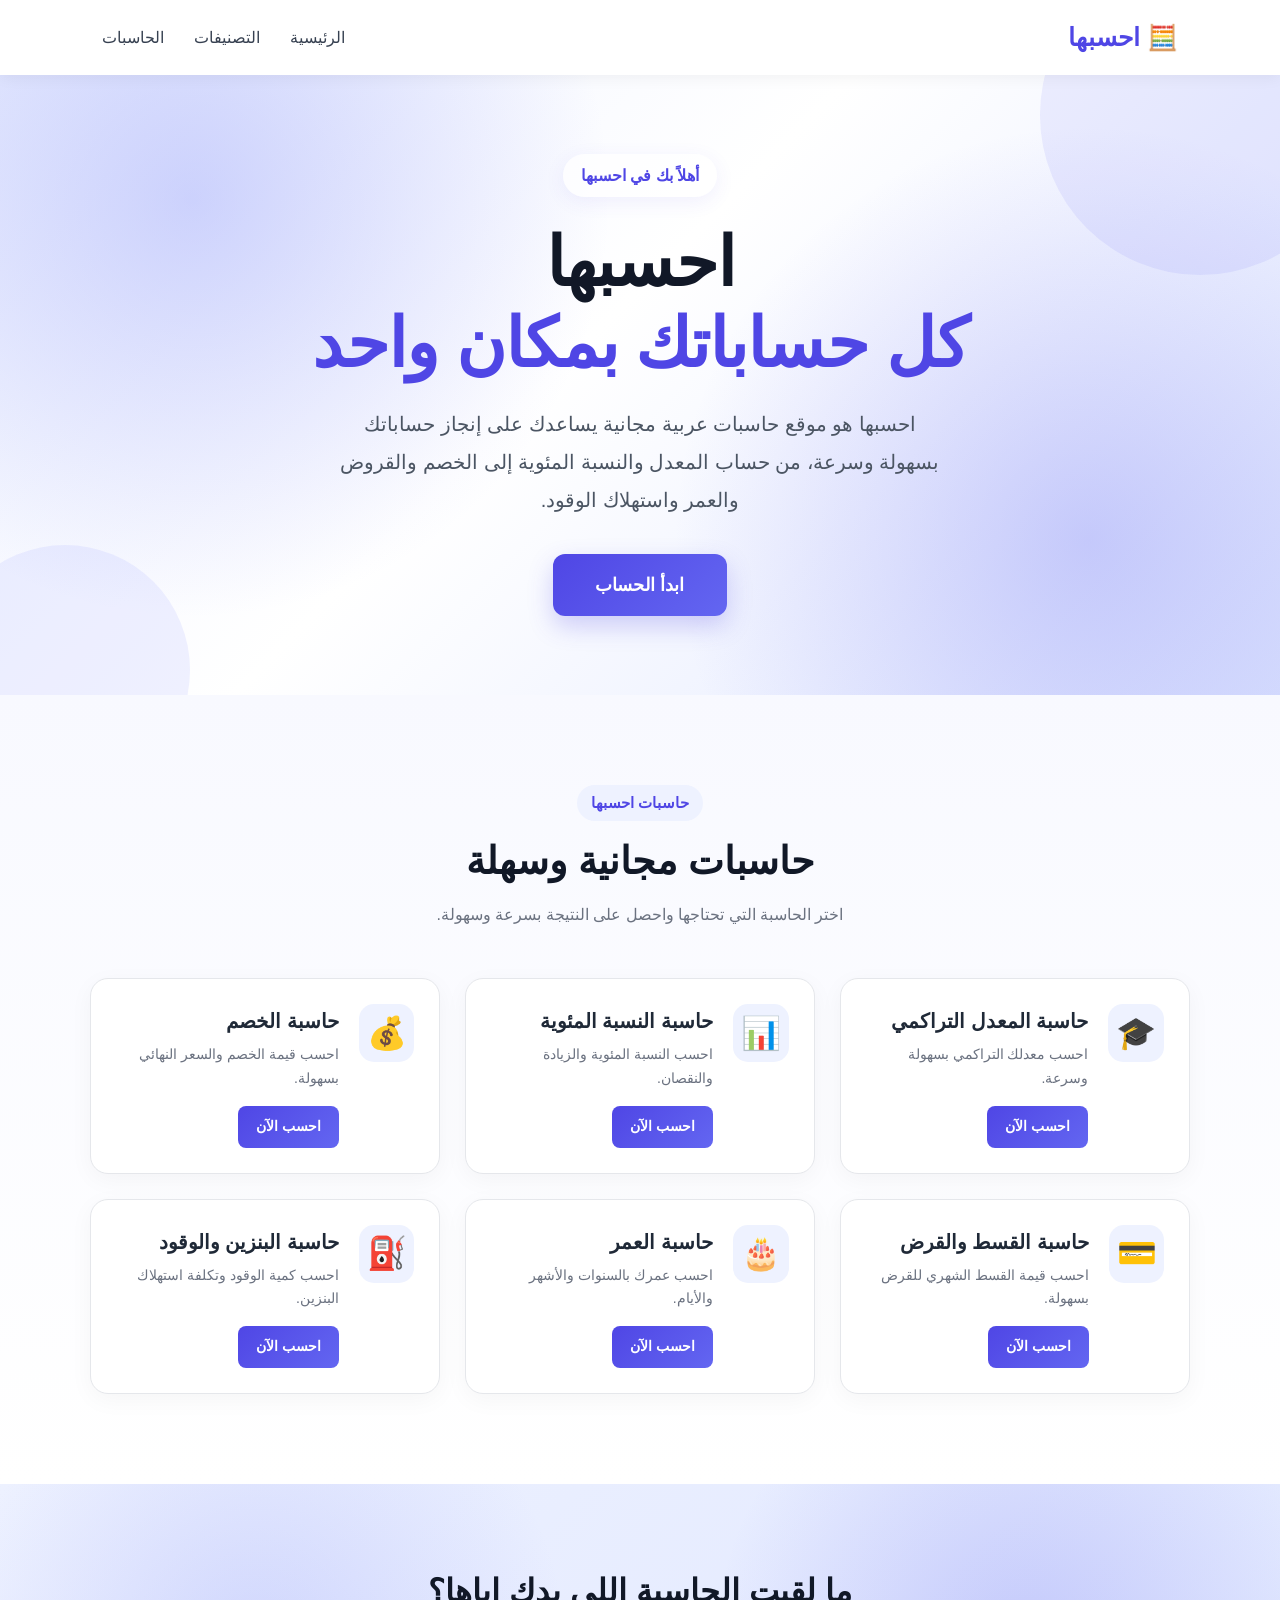
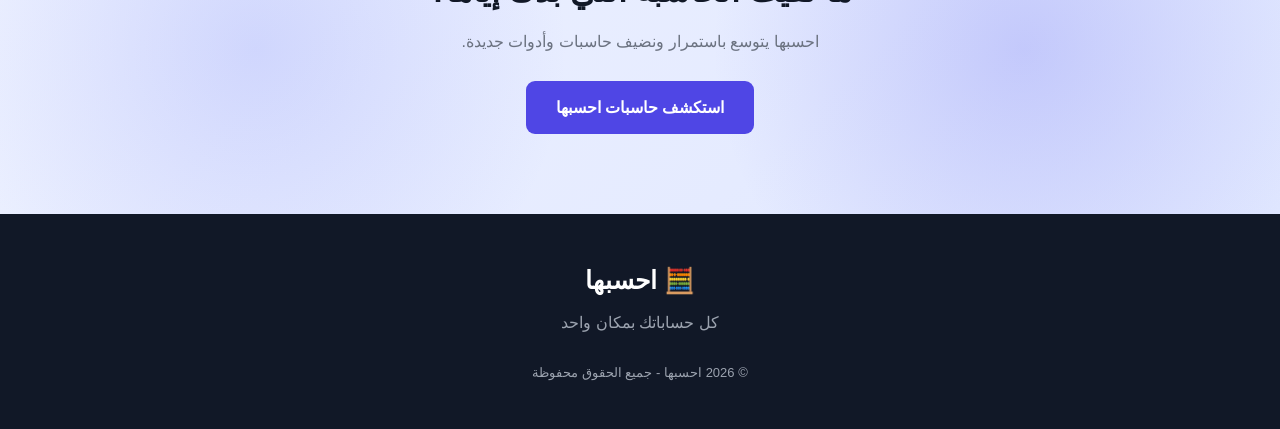
<file: index.html>
<!DOCTYPE html>

<html lang="ar" dir="rtl">

<head>
    <meta charset="UTF-8">


<meta name="viewport" content="width=device-width, initial-scale=1.0">

<!-- SEO -->
<title>احسبها | حاسبات مجانية لكل حساباتك</title>
<link rel="icon" type="image/jpeg" href="logo.jpg">
<meta name="description"
      content="احسبها موقع حاسبات مجانية باللغة العربية. احسب المعدل التراكمي، النسبة المئوية، الخصم، القروض، العمر، واستهلاك الوقود بسهولة وسرعة.">

<meta name="robots" content="index, follow">

<link rel="canonical"
      href="https://ahsebha.github.io/ahsebha/">

<!-- Open Graph -->
<meta property="og:title"
      content="احسبها | حاسبات مجانية لكل حساباتك">

<meta property="og:description"
      content="حاسبات عربية مجانية للمعدل، النسبة المئوية، الخصم، القروض، العمر والوقود.">

<meta property="og:url"
      content="https://ahsebha.github.io/ahsebha/">

<meta property="og:type"
      content="website">

<meta property="og:locale"
      content="ar_JO">

<link rel="stylesheet" href="style.css">


</head>

<body>

<!-- Header -->

<header>

    <a href="index.html"
       class="logo"
       aria-label="احسبها - الصفحة الرئيسية">
        🧮 احسبها
    </a>

    <nav aria-label="القائمة الرئيسية">
        <a href="#home">الرئيسية</a>
        <a href="#categories">التصنيفات</a>
        <a href="#calculators">الحاسبات</a>
    </nav>

</header>


<!-- Main Content -->

<main>

    <!-- Hero -->

    <section class="hero" id="home">

        <div class="hero-content">

            <span class="hero-small">
                أهلاً بك في احسبها
            </span>

            <h1>
                احسبها
                <br>
                <strong>كل حساباتك بمكان واحد</strong>
            </h1>

            <p>
                احسبها هو موقع حاسبات عربية مجانية يساعدك
                على إنجاز حساباتك بسهولة وسرعة، من حساب
                المعدل والنسبة المئوية إلى الخصم والقروض
                والعمر واستهلاك الوقود.
            </p>

            <a href="#calculators" class="main-button">
                ابدأ الحساب
            </a>

        </div>

    </section>


    <!-- Calculators -->

    <section class="calculators"
             id="calculators"
             aria-labelledby="calculators-title">

        <div class="section-title">

            <span>حاسبات احسبها</span>

            <h2 id="calculators-title">
                حاسبات مجانية وسهلة
            </h2>

            <p>
                اختر الحاسبة التي تحتاجها واحصل على النتيجة
                بسرعة وسهولة.
            </p>

        </div>


        <div class="calculator-grid">


            <!-- GPA -->

            <div class="calculator-card" id="students">

                <div class="calculator-icon">
                    🎓
                </div>

                <div>

                    <h3>
                        حاسبة المعدل التراكمي
                    </h3>

                    <p>
                        احسب معدلك التراكمي بسهولة وسرعة.
                    </p>

                    <a href="gpa.html"
                       class="calculator-link"
                       aria-label="فتح حاسبة المعدل التراكمي">
                        احسب الآن
                    </a>

                </div>

            </div>


            <!-- Percentage -->

            <div class="calculator-card">

                <div class="calculator-icon">
                    📊
                </div>

                <div>

                    <h3>
                        حاسبة النسبة المئوية
                    </h3>

                    <p>
                        احسب النسبة المئوية والزيادة والنقصان.
                    </p>

                    <a href="percentage.html"
                       class="calculator-link"
                       aria-label="فتح حاسبة النسبة المئوية">
                        احسب الآن
                    </a>

                </div>

            </div>


            <!-- Discount -->

            <div class="calculator-card" id="money">

                <div class="calculator-icon">
                    💰
                </div>

                <div>

                    <h3>
                        حاسبة الخصم
                    </h3>

                    <p>
                        احسب قيمة الخصم والسعر النهائي بسهولة.
                    </p>

                    <a href="discount.html"
                       class="calculator-link"
                       aria-label="فتح حاسبة الخصم">
                        احسب الآن
                    </a>

                </div>

            </div>


            <!-- Loan -->

            <div class="calculator-card">

                <div class="calculator-icon">
                    💳
                </div>

                <div>

                    <h3>
                        حاسبة القسط والقرض
                    </h3>

                    <p>
                        احسب قيمة القسط الشهري للقرض بسهولة.
                    </p>

                    <a href="loan.html"
                       class="calculator-link"
                       aria-label="فتح حاسبة القسط والقرض">
                        احسب الآن
                    </a>

                </div>

            </div>


            <!-- Age -->

            <div class="calculator-card" id="daily">

                <div class="calculator-icon">
                    🎂
                </div>

                <div>

                    <h3>
                        حاسبة العمر
                    </h3>

                    <p>
                        احسب عمرك بالسنوات والأشهر والأيام.
                    </p>

                    <a href="age.html"
                       class="calculator-link"
                       aria-label="فتح حاسبة العمر">
                        احسب الآن
                    </a>

                </div>

            </div>


            <!-- Fuel -->

            <div class="calculator-card" id="cars">

                <div class="calculator-icon">
                    ⛽
                </div>

                <div>

                    <h3>
                        حاسبة البنزين والوقود
                    </h3>

                    <p>
                        احسب كمية الوقود وتكلفة استهلاك البنزين.
                    </p>

                    <a href="fuel.html"
                       class="calculator-link"
                       aria-label="فتح حاسبة البنزين والوقود">
                        احسب الآن
                    </a>

                </div>

            </div>

        </div>

    </section>


    <!-- CTA -->

    <section class="cta"
             aria-labelledby="cta-title">

        <h2 id="cta-title">
            ما لقيت الحاسبة اللي بدك إياها؟
        </h2>

        <p>
            احسبها يتوسع باستمرار ونضيف حاسبات وأدوات جديدة.
        </p>

        <a href="#calculators">
            استكشف حاسبات احسبها
        </a>

    </section>

</main>


<!-- Footer -->

<footer>

    <div class="footer-logo">
        🧮 احسبها
    </div>

    <p>
        كل حساباتك بمكان واحد
    </p>

    <p class="copyright">
        © 2026 احسبها - جميع الحقوق محفوظة
    </p>

</footer>


<script src="script.js"></script>


</body>

</html>
</file>
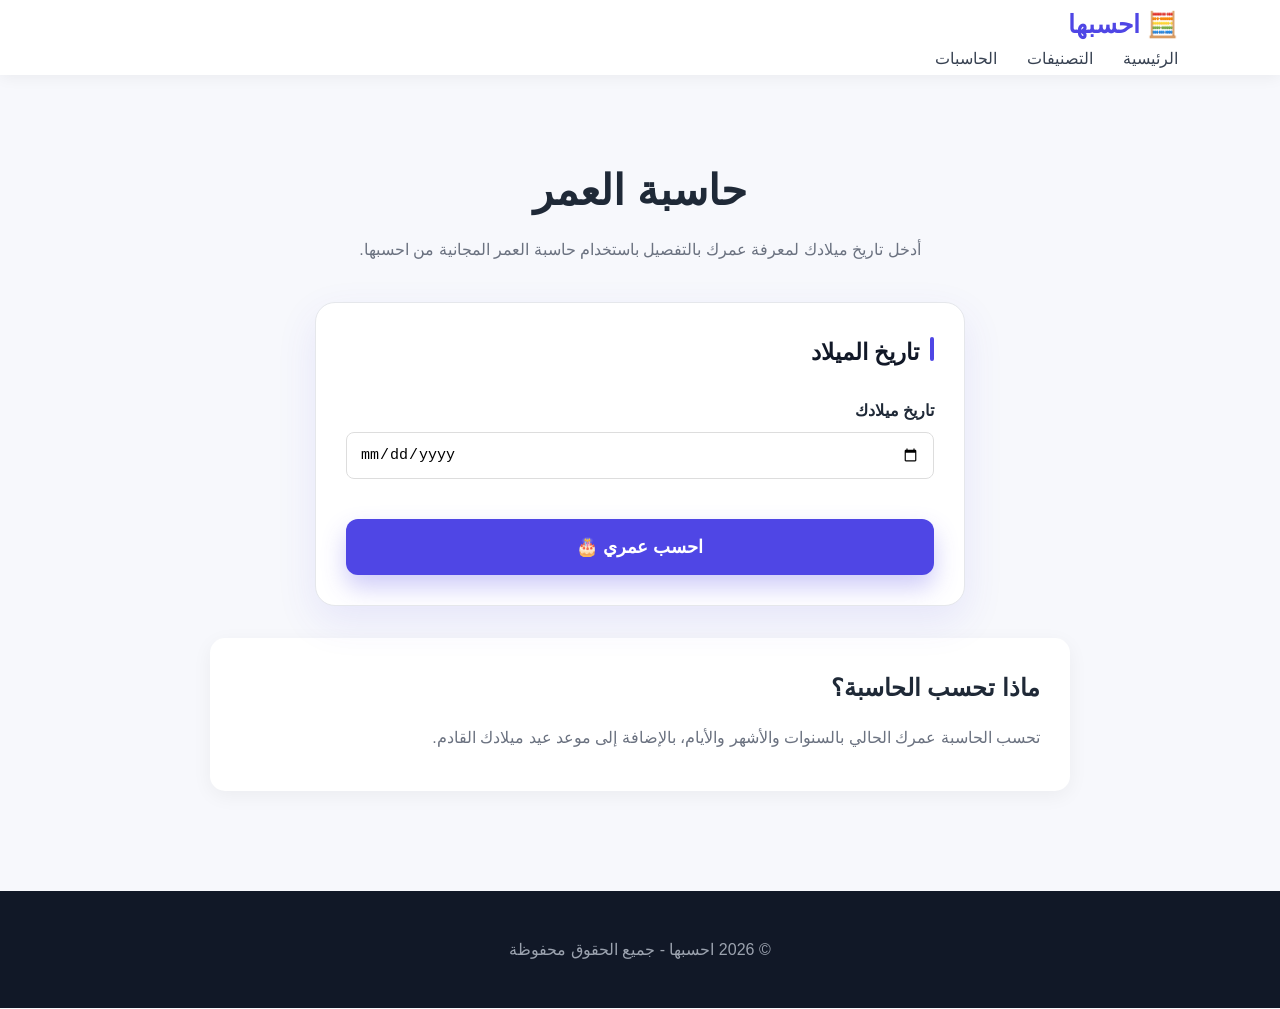
<file: age.html>
<!DOCTYPE html>

<html lang="ar" dir="rtl">

<head>

<meta charset="UTF-8">

<meta name="viewport" content="width=device-width, initial-scale=1.0">

<!-- SEO -->
<title>حاسبة العمر | احسبها</title>

<meta name="description"
      content="احسب عمرك بدقة بالسنوات والأشهر والأيام مع حاسبة العمر المجانية من احسبها، واعرف موعد عيد ميلادك القادم.">

<meta name="robots" content="index, follow">

<link rel="canonical"
      href="https://ahsebha.github.io/ahsebha/age.html">

<!-- Open Graph -->
<meta property="og:title"
      content="حاسبة العمر | احسبها">

<meta property="og:description"
      content="حاسبة مجانية لحساب العمر بالسنوات والأشهر والأيام ومعرفة موعد عيد الميلاد القادم.">

<meta property="og:url"
      content="https://ahsebha.github.io/ahsebha/age.html">

<meta property="og:type"
      content="website">

<meta property="og:locale"
      content="ar_JO">

<link rel="stylesheet" href="style.css">

</head>

<body>

<header>

<div class="container nav-container">

    <div class="logo">
        🧮 احسبها
    </div>

    <nav aria-label="القائمة الرئيسية">

        <a href="index.html">
            الرئيسية
        </a>

        <a href="index.html#categories">
            التصنيفات
        </a>

        <a href="index.html#calculators">
            الحاسبات
        </a>

    </nav>

</div>

</header>

<main class="calculator-page">

<div class="container">

    <div class="calculator-heading">

        <h1>
            حاسبة العمر
        </h1>

        <p>
            أدخل تاريخ ميلادك لمعرفة عمرك بالتفصيل باستخدام
            حاسبة العمر المجانية من احسبها.
        </p>

    </div>


    <div class="gpa-box age-box">

        <h2>
            تاريخ الميلاد
        </h2>

        <div class="input-group">

            <label for="birthDate">
                تاريخ ميلادك
            </label>

            <input
                type="date"
                id="birthDate"
            >

        </div>


        <button
            class="calculate-button"
            onclick="calculateAge()"
        >
            احسب عمري 🎂
        </button>


        <div
            id="ageResult"
            class="result"
            style="display:none;"
        ></div>

    </div>


    <div class="info-box">

        <h2>
            ماذا تحسب الحاسبة؟
        </h2>

        <p>
            تحسب الحاسبة عمرك الحالي بالسنوات والأشهر والأيام،
            بالإضافة إلى موعد عيد ميلادك القادم.
        </p>

    </div>

</div>

</main>

<footer>

<div class="container">

    <p>
        © 2026 احسبها - جميع الحقوق محفوظة
    </p>

</div>

</footer>

<script src="script.js"></script>

</body>

</html>
</file>
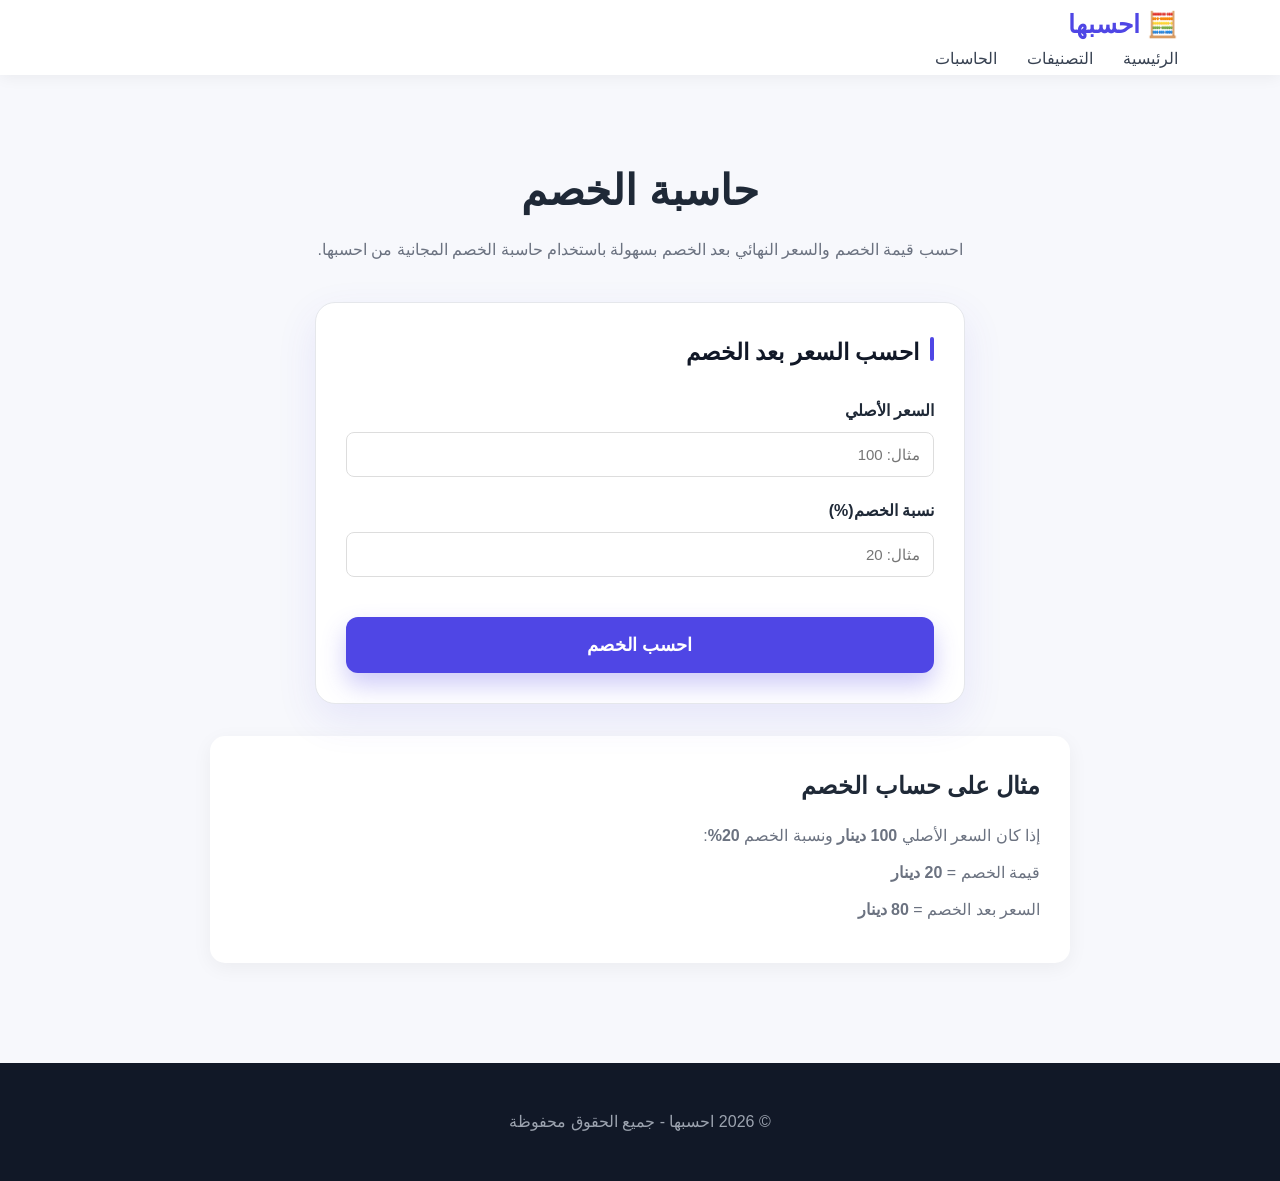
<file: discount.html>
<!DOCTYPE html>

<html lang="ar" dir="rtl">

<head>
<meta charset="UTF-8">

<meta name="viewport" content="width=device-width, initial-scale=1.0">

<!-- SEO -->
<title>حاسبة الخصم | احسبها</title>

<meta name="description"
      content="احسب قيمة الخصم والسعر النهائي بعد الخصم بسهولة مع حاسبة الخصم المجانية من احسبها. أدخل السعر الأصلي ونسبة الخصم لمعرفة السعر الجديد.">

<meta name="robots" content="index, follow">

<link rel="canonical"
      href="https://ahsebha.github.io/ahsebha/discount.html">

<!-- Open Graph -->
<meta property="og:title"
      content="حاسبة الخصم | احسبها">

<meta property="og:description"
      content="حاسبة مجانية لحساب قيمة الخصم والسعر النهائي بعد الخصم بسهولة.">

<meta property="og:url"
      content="https://ahsebha.github.io/ahsebha/discount.html">

<meta property="og:type"
      content="website">

<meta property="og:locale"
      content="ar_JO">

<link rel="stylesheet" href="style.css">

</head>

<body>

<header>

<div class="container nav-container">

    <div class="logo">
        🧮 احسبها
    </div>

    <nav aria-label="القائمة الرئيسية">

        <a href="index.html">
            الرئيسية
        </a>

        <a href="index.html#categories">
            التصنيفات
        </a>

        <a href="index.html#calculators">
            الحاسبات
        </a>

    </nav>

</div>

</header>

<main class="calculator-page">

<div class="container">

    <div class="calculator-heading">

        <h1>
            حاسبة الخصم
        </h1>

        <p>
            احسب قيمة الخصم والسعر النهائي بعد الخصم بسهولة
            باستخدام حاسبة الخصم المجانية من احسبها.
        </p>

    </div>


    <div class="gpa-box discount-box">

        <h2>
            احسب السعر بعد الخصم
        </h2>

        <div class="input-group">

            <label for="originalPrice">
                السعر الأصلي
            </label>

            <input
                type="number"
                id="originalPrice"
                placeholder="مثال: 100"
                min="0"
                step="0.01"
            >

        </div>


        <div class="input-group">

            <label for="discountPercent">
                نسبة الخصم(%)
            </label>

            <input
                type="number"
                id="discountPercent"
                placeholder="مثال: 20"
                min="0"
                max="100"
                step="0.01"
            >

        </div>


        <button
            class="calculate-button"
            onclick="calculateDiscount()"
        >
            احسب الخصم
        </button>


        <div
            id="discountResult"
            class="result"
            style="display:none;"
        ></div>

    </div>


    <!-- شرح الحاسبة -->

    <div class="info-box">

        <h2>
            مثال على حساب الخصم
        </h2>

        <p>
            إذا كان السعر الأصلي
            <strong>100 دينار</strong>
            ونسبة الخصم
            <strong>20%</strong>:
        </p>

        <p>
            قيمة الخصم =
            <strong>20 دينار</strong>
        </p>

        <p>
            السعر بعد الخصم =
            <strong>80 دينار</strong>
        </p>

    </div>

</div>

</main>

<footer>


<div class="container">

    <p>
        © 2026 احسبها - جميع الحقوق محفوظة
    </p>

</div>


</footer>

<script src="script.js"></script>

</body>

</html>
</file>
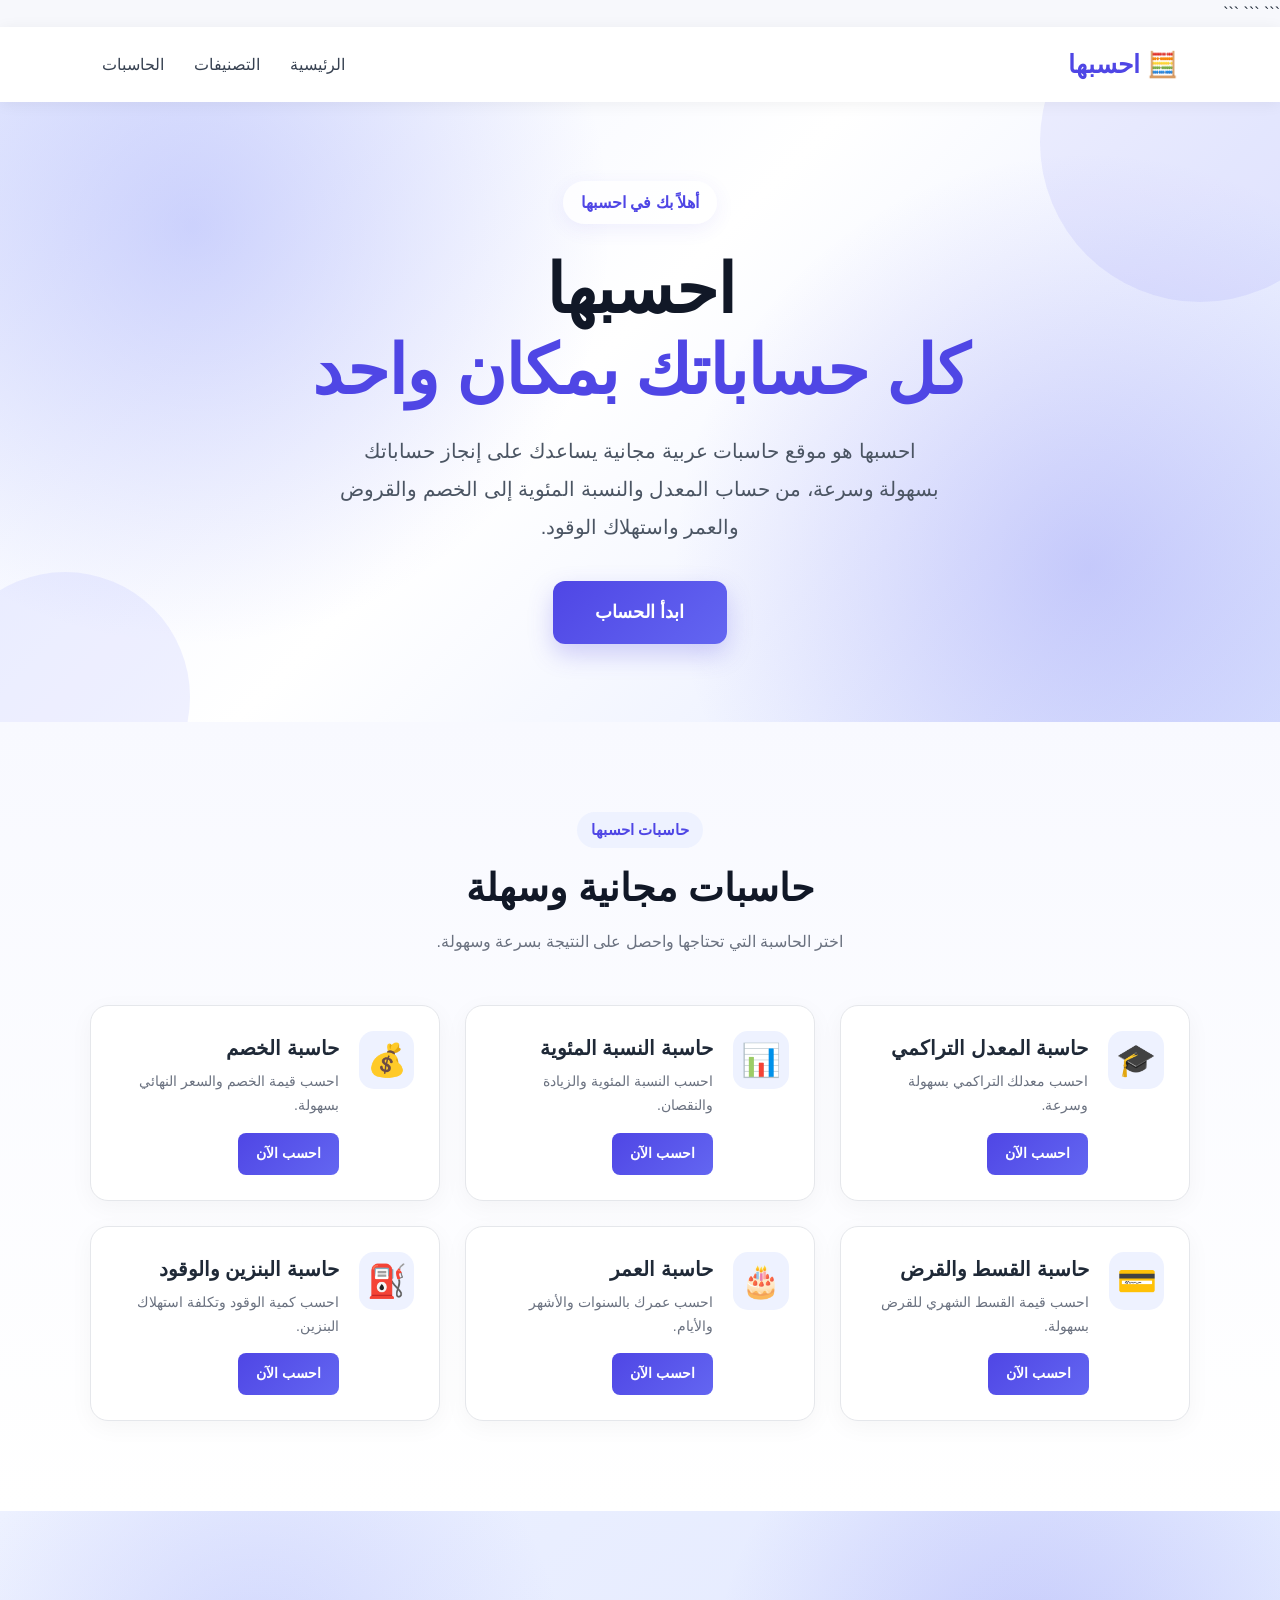
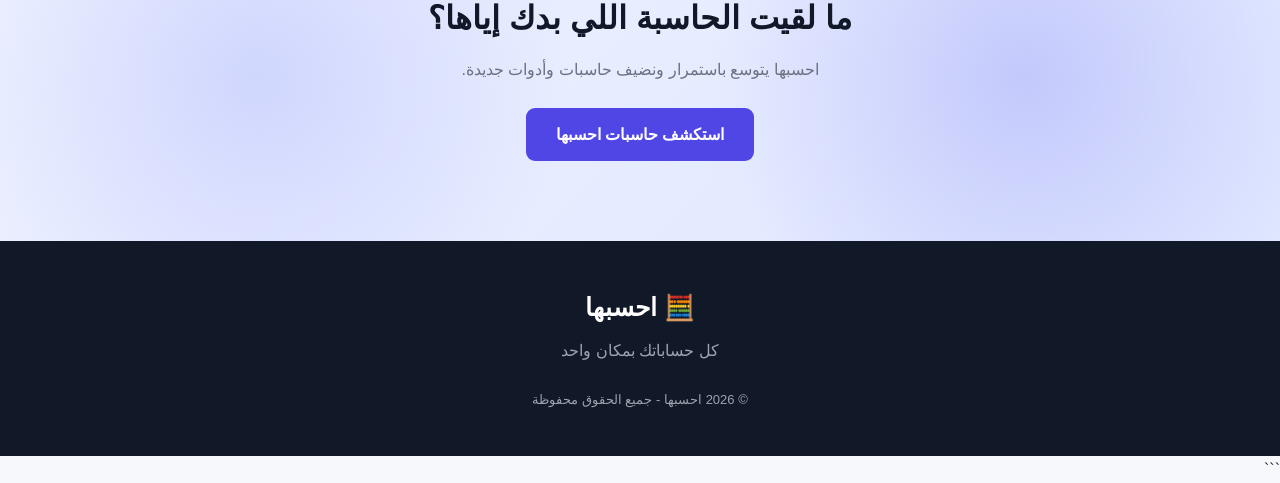
<file: filel1.html>
<!DOCTYPE html>

<html lang="ar" dir="rtl">

<head>
    <meta charset="UTF-8">

```
<meta name="viewport" content="width=device-width, initial-scale=1.0">

<!-- SEO -->
<title>احسبها | حاسبات مجانية لكل حساباتك</title>

<meta name="description"
      content="احسبها موقع حاسبات مجانية باللغة العربية. احسب المعدل التراكمي، النسبة المئوية، الخصم، القروض، العمر، واستهلاك الوقود بسهولة وسرعة.">

<meta name="robots" content="index, follow">

<link rel="canonical"
      href="https://ahsebha.github.io/ahsebha/">

<!-- Open Graph -->
<meta property="og:title"
      content="احسبها | حاسبات مجانية لكل حساباتك">

<meta property="og:description"
      content="حاسبات عربية مجانية للمعدل، النسبة المئوية، الخصم، القروض، العمر والوقود.">

<meta property="og:url"
      content="https://ahsebha.github.io/ahsebha/">

<meta property="og:type"
      content="website">

<meta property="og:locale"
      content="ar_JO">

<link rel="stylesheet" href="style.css">
```

</head>

<body>

```
<!-- Header -->

<header>

    <a href="index.html"
       class="logo"
       aria-label="احسبها - الصفحة الرئيسية">
        🧮 احسبها
    </a>

    <nav aria-label="القائمة الرئيسية">
        <a href="#home">الرئيسية</a>
        <a href="#categories">التصنيفات</a>
        <a href="#calculators">الحاسبات</a>
    </nav>

</header>


<!-- Main Content -->

<main>

    <!-- Hero -->

    <section class="hero" id="home">

        <div class="hero-content">

            <span class="hero-small">
                أهلاً بك في احسبها
            </span>

            <h1>
                احسبها
                <br>
                <strong>كل حساباتك بمكان واحد</strong>
            </h1>

            <p>
                احسبها هو موقع حاسبات عربية مجانية يساعدك
                على إنجاز حساباتك بسهولة وسرعة، من حساب
                المعدل والنسبة المئوية إلى الخصم والقروض
                والعمر واستهلاك الوقود.
            </p>

            <a href="#calculators" class="main-button">
                ابدأ الحساب
            </a>

        </div>

    </section>


    <!-- Calculators -->

    <section class="calculators"
             id="calculators"
             aria-labelledby="calculators-title">

        <div class="section-title">

            <span>حاسبات احسبها</span>

            <h2 id="calculators-title">
                حاسبات مجانية وسهلة
            </h2>

            <p>
                اختر الحاسبة التي تحتاجها واحصل على النتيجة
                بسرعة وسهولة.
            </p>

        </div>


        <div class="calculator-grid">


            <!-- GPA -->

            <div class="calculator-card" id="students">

                <div class="calculator-icon">
                    🎓
                </div>

                <div>

                    <h3>
                        حاسبة المعدل التراكمي
                    </h3>

                    <p>
                        احسب معدلك التراكمي بسهولة وسرعة.
                    </p>

                    <a href="gpa.html"
                       class="calculator-link"
                       aria-label="فتح حاسبة المعدل التراكمي">
                        احسب الآن
                    </a>

                </div>

            </div>


            <!-- Percentage -->

            <div class="calculator-card">

                <div class="calculator-icon">
                    📊
                </div>

                <div>

                    <h3>
                        حاسبة النسبة المئوية
                    </h3>

                    <p>
                        احسب النسبة المئوية والزيادة والنقصان.
                    </p>

                    <a href="percentage.html"
                       class="calculator-link"
                       aria-label="فتح حاسبة النسبة المئوية">
                        احسب الآن
                    </a>

                </div>

            </div>


            <!-- Discount -->

            <div class="calculator-card" id="money">

                <div class="calculator-icon">
                    💰
                </div>

                <div>

                    <h3>
                        حاسبة الخصم
                    </h3>

                    <p>
                        احسب قيمة الخصم والسعر النهائي بسهولة.
                    </p>

                    <a href="discount.html"
                       class="calculator-link"
                       aria-label="فتح حاسبة الخصم">
                        احسب الآن
                    </a>

                </div>

            </div>


            <!-- Loan -->

            <div class="calculator-card">

                <div class="calculator-icon">
                    💳
                </div>

                <div>

                    <h3>
                        حاسبة القسط والقرض
                    </h3>

                    <p>
                        احسب قيمة القسط الشهري للقرض بسهولة.
                    </p>

                    <a href="loan.html"
                       class="calculator-link"
                       aria-label="فتح حاسبة القسط والقرض">
                        احسب الآن
                    </a>

                </div>

            </div>


            <!-- Age -->

            <div class="calculator-card" id="daily">

                <div class="calculator-icon">
                    🎂
                </div>

                <div>

                    <h3>
                        حاسبة العمر
                    </h3>

                    <p>
                        احسب عمرك بالسنوات والأشهر والأيام.
                    </p>

                    <a href="age.html"
                       class="calculator-link"
                       aria-label="فتح حاسبة العمر">
                        احسب الآن
                    </a>

                </div>

            </div>


            <!-- Fuel -->

            <div class="calculator-card" id="cars">

                <div class="calculator-icon">
                    ⛽
                </div>

                <div>

                    <h3>
                        حاسبة البنزين والوقود
                    </h3>

                    <p>
                        احسب كمية الوقود وتكلفة استهلاك البنزين.
                    </p>

                    <a href="fuel.html"
                       class="calculator-link"
                       aria-label="فتح حاسبة البنزين والوقود">
                        احسب الآن
                    </a>

                </div>

            </div>

        </div>

    </section>


    <!-- CTA -->

    <section class="cta"
             aria-labelledby="cta-title">

        <h2 id="cta-title">
            ما لقيت الحاسبة اللي بدك إياها؟
        </h2>

        <p>
            احسبها يتوسع باستمرار ونضيف حاسبات وأدوات جديدة.
        </p>

        <a href="#calculators">
            استكشف حاسبات احسبها
        </a>

    </section>

</main>


<!-- Footer -->

<footer>

    <div class="footer-logo">
        🧮 احسبها
    </div>

    <p>
        كل حساباتك بمكان واحد
    </p>

    <p class="copyright">
        © 2026 احسبها - جميع الحقوق محفوظة
    </p>

</footer>


<script src="script.js"></script>
```

</body>

</html>
</file>
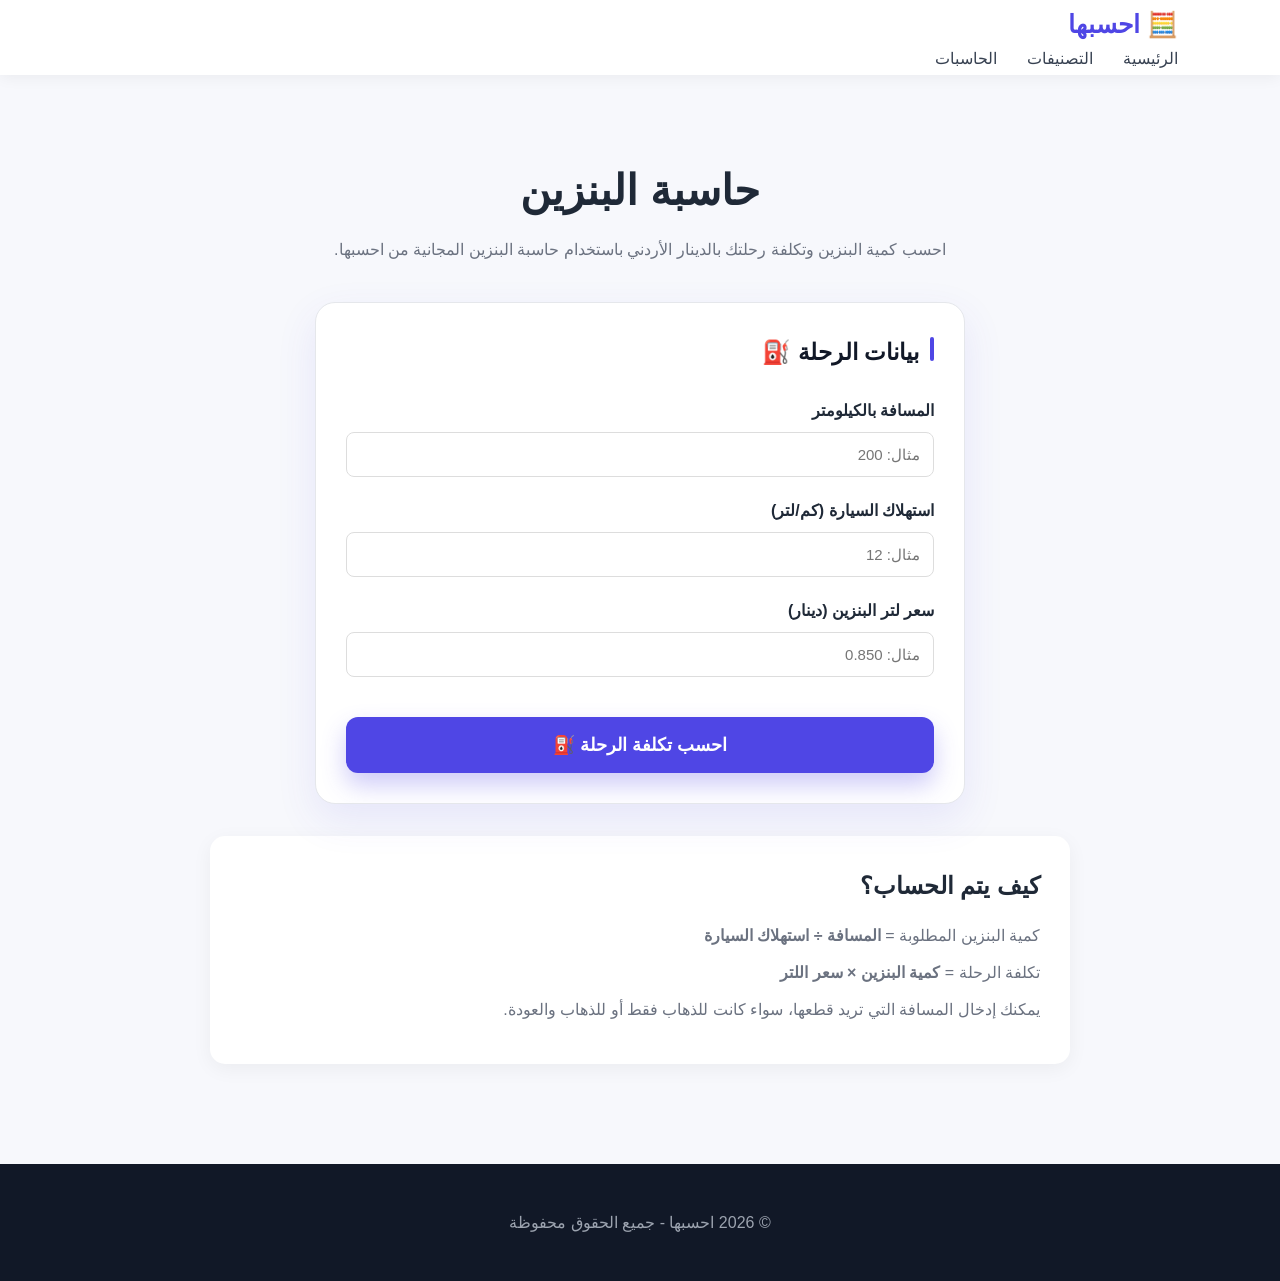
<file: fuel.html>
<!DOCTYPE html>

<html lang="ar" dir="rtl">

<head>

<meta charset="UTF-8">

<meta name="viewport" content="width=device-width, initial-scale=1.0">

<!-- SEO -->
<title>حاسبة البنزين | احسبها</title>

<meta name="description"
      content="احسب كمية البنزين وتكلفة رحلتك بالدينار الأردني بسهولة مع حاسبة البنزين المجانية من احسبها. أدخل المسافة واستهلاك السيارة وسعر لتر البنزين.">

<meta name="robots" content="index, follow">

<link rel="canonical"
      href="https://ahsebha.github.io/ahsebha/fuel.html">

<!-- Open Graph -->
<meta property="og:title"
      content="حاسبة البنزين | احسبها">

<meta property="og:description"
      content="حاسبة مجانية لحساب كمية البنزين المطلوبة وتكلفة الرحلة بالدينار الأردني.">

<meta property="og:url"
      content="https://ahsebha.github.io/ahsebha/fuel.html">

<meta property="og:type"
      content="website">

<meta property="og:locale"
      content="ar_JO">

<link rel="stylesheet" href="style.css">

</head>

<body>

<header>

<div class="container nav-container">

    <div class="logo">
        🧮 احسبها
    </div>

    <nav aria-label="القائمة الرئيسية">

        <a href="index.html">
            الرئيسية
        </a>

        <a href="index.html#categories">
            التصنيفات
        </a>

        <a href="index.html#calculators">
            الحاسبات
        </a>

    </nav>

</div>

</header>

<main class="calculator-page">

<div class="container">

    <div class="calculator-heading">

        <h1>
            حاسبة البنزين
        </h1>

        <p>
            احسب كمية البنزين وتكلفة رحلتك بالدينار الأردني
            باستخدام حاسبة البنزين المجانية من احسبها.
        </p>

    </div>


    <div class="gpa-box fuel-box">

        <h2>
            بيانات الرحلة ⛽
        </h2>


        <div class="input-group">

            <label for="distance">
                المسافة بالكيلومتر
            </label>

            <input
                type="number"
                id="distance"
                placeholder="مثال: 200"
                min="0"
                step="0.1"
            >

        </div>


        <div class="input-group">

            <label for="fuelEfficiency">
                استهلاك السيارة (كم/لتر)
            </label>

            <input
                type="number"
                id="fuelEfficiency"
                placeholder="مثال: 12"
                min="0"
                step="0.1"
            >

        </div>


        <div class="input-group">

            <label for="fuelPrice">
                سعر لتر البنزين (دينار)
            </label>

            <input
                type="number"
                id="fuelPrice"
                placeholder="مثال: 0.850"
                min="0"
                step="0.001"
            >

        </div>


        <button
            class="calculate-button"
            onclick="calculateFuel()"
        >
            احسب تكلفة الرحلة ⛽
        </button>


        <div
            id="fuelResult"
            class="result"
            style="display:none;"
        ></div>

    </div>


    <div class="info-box">

        <h2>
            كيف يتم الحساب؟
        </h2>

        <p>
            كمية البنزين المطلوبة =
            <strong>المسافة ÷ استهلاك السيارة</strong>
        </p>

        <p>
            تكلفة الرحلة =
            <strong>كمية البنزين × سعر اللتر</strong>
        </p>

        <p>
            يمكنك إدخال المسافة التي تريد قطعها،
            سواء كانت للذهاب فقط أو للذهاب والعودة.
        </p>

    </div>

</div>

</main>

<footer>

<div class="container">

    <p>
        © 2026 احسبها - جميع الحقوق محفوظة
    </p>

</div>

</footer>

<script src="script.js"></script>

</body>

</html>
</file>
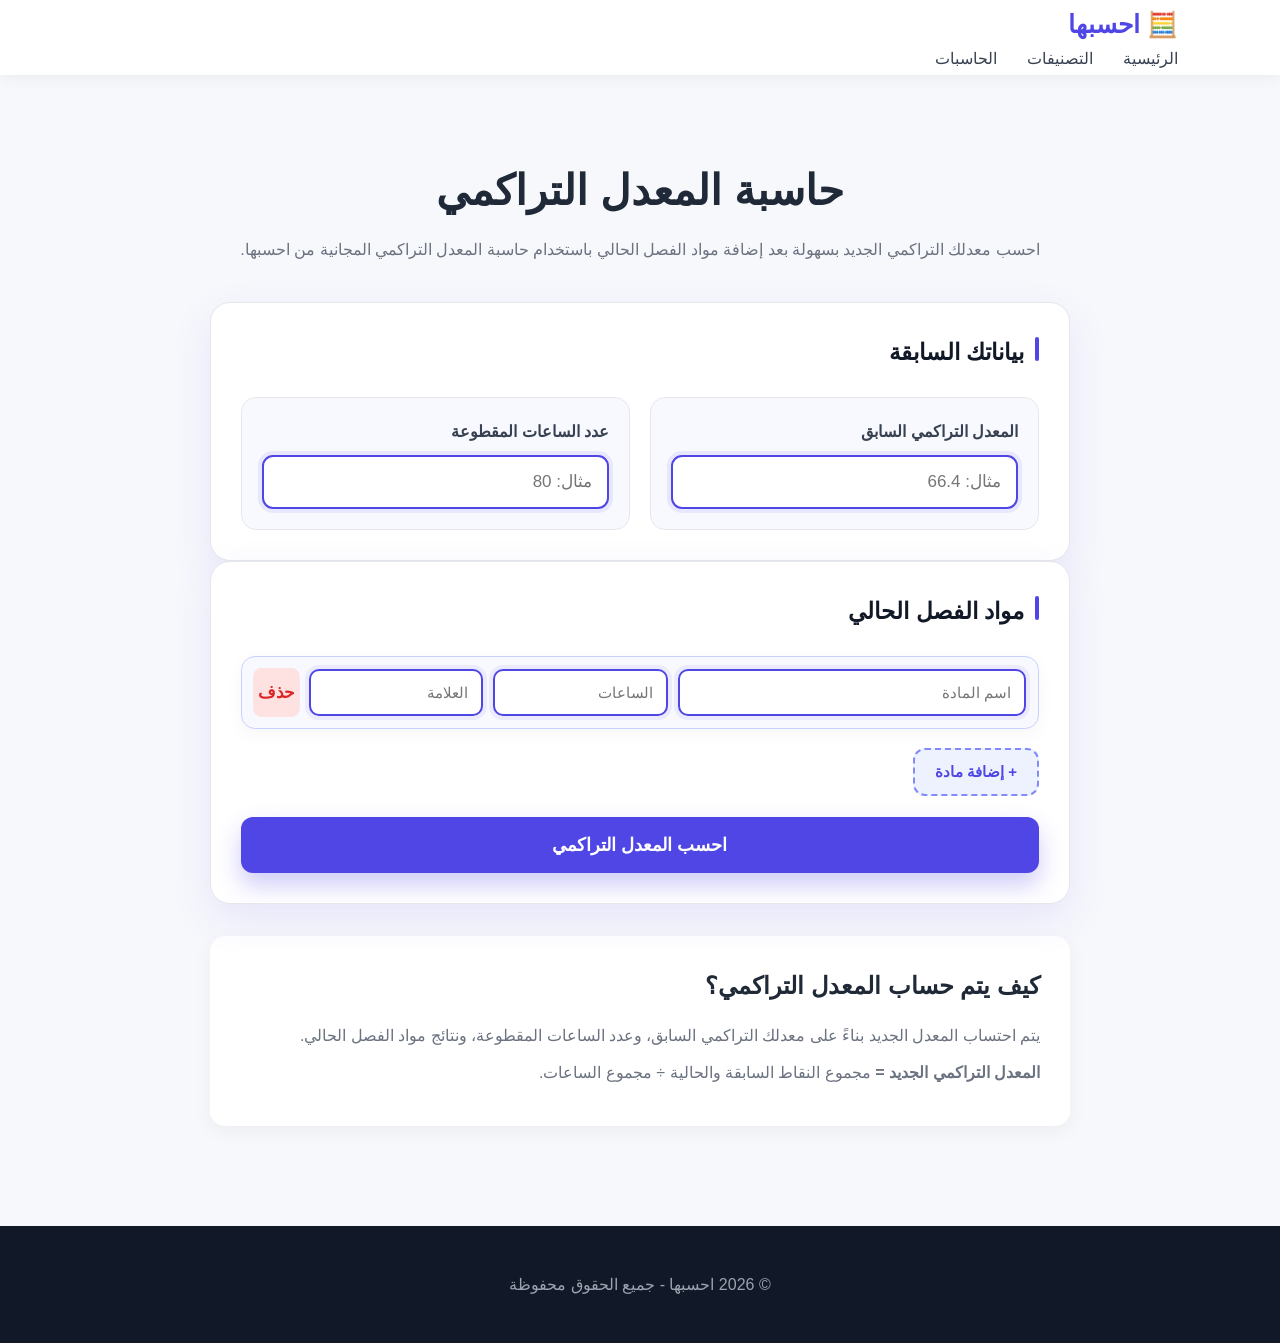
<file: gpa.html>
<!DOCTYPE html>

<html lang="ar" dir="rtl">

<head>

<meta charset="UTF-8">

<meta name="viewport" content="width=device-width, initial-scale=1.0">

<!-- SEO -->
<title>حاسبة المعدل التراكمي | احسبها</title>

<meta name="description"
      content="احسب معدلك التراكمي بسهولة مع حاسبة المعدل التراكمي من احسبها. أدخل معدلك السابق والساعات ومواد الفصل الحالي لمعرفة المعدل الجديد.">

<meta name="robots" content="index, follow">

<link rel="canonical"
      href="https://ahsebha.github.io/ahsebha/gpa.html">

<!-- Open Graph -->
<meta property="og:title"
      content="حاسبة المعدل التراكمي | احسبها">

<meta property="og:description"
      content="حاسبة مجانية لحساب المعدل التراكمي الجديد بعد إضافة مواد الفصل الحالي.">

<meta property="og:url"
      content="https://ahsebha.github.io/ahsebha/gpa.html">

<meta property="og:type"
      content="website">

<meta property="og:locale"
      content="ar_JO">

<link rel="stylesheet" href="style.css">

</head>

<body>

<header>
<div class="container nav-container">

    <div class="logo">
        🧮 احسبها
    </div>

    <nav aria-label="القائمة الرئيسية">

        <a href="index.html">
            الرئيسية
        </a>

        <a href="index.html#categories">
            التصنيفات
        </a>

        <a href="index.html#calculators">
            الحاسبات
        </a>

    </nav>

</div>

</header>

<main class="calculator-page">

<div class="container">

    <div class="calculator-heading">

        <h1>
            حاسبة المعدل التراكمي
        </h1>

        <p>
            احسب معدلك التراكمي الجديد بسهولة بعد إضافة
            مواد الفصل الحالي باستخدام حاسبة المعدل التراكمي
            المجانية من احسبها.
        </p>

    </div>


    <!-- المعدل السابق -->

    <div class="gpa-box">

        <h2>
            بياناتك السابقة
        </h2>

        <div class="previous-data">

            <div class="input-group">

                <label for="previousGPA">
                    المعدل التراكمي السابق
                </label>

                <input
                    type="number"
                    id="previousGPA"
                    min="0"
                    max="100"
                    step="0.01"
                    placeholder="مثال: 66.4"
                >

            </div>


            <div class="input-group">

                <label for="previousHours">
                    عدد الساعات المقطوعة
                </label>

                <input
                    type="number"
                    id="previousHours"
                    min="0"
                    step="1"
                    placeholder="مثال: 80"
                >

            </div>

        </div>

    </div>


    <!-- مواد الفصل الحالي -->

    <div class="gpa-box">

        <h2>
            مواد الفصل الحالي
        </h2>

        <div id="subjects">

            <div class="subject-row">

                <input
                    type="text"
                    placeholder="اسم المادة"
                    class="subject-name"
                >

                <input
                    type="number"
                    placeholder="الساعات"
                    class="subject-hours"
                    min="1"
                    step="1"
                >

                <input
                    type="number"
                    placeholder="العلامة"
                    class="subject-grade"
                    min="0"
                    max="100"
                    step="0.01"
                >

                <button
                    type="button"
                    class="delete-button"
                    onclick="removeSubject(this)"
                >
                    حذف
                </button>

            </div>

        </div>


        <button
            type="button"
            class="add-button"
            onclick="addSubject()"
        >
            + إضافة مادة
        </button>


        <button
            type="button"
            class="calculate-button"
            onclick="calculateGPA()"
        >
            احسب المعدل التراكمي
        </button>


        <div
            id="result"
            class="result"
            style="display: none;"
        ></div>

    </div>


    <!-- شرح الحاسبة -->

    <div class="info-box">

        <h2>
            كيف يتم حساب المعدل التراكمي؟
        </h2>

        <p>
            يتم احتساب المعدل الجديد بناءً على معدلك التراكمي
            السابق، وعدد الساعات المقطوعة، ونتائج مواد الفصل الحالي.
        </p>

        <p>
            <strong>
                المعدل التراكمي الجديد =
            </strong>
            مجموع النقاط السابقة والحالية ÷ مجموع الساعات.
        </p>

    </div>

</div>

</main>

<footer>


<div class="container">

    <p>
        © 2026 احسبها - جميع الحقوق محفوظة
    </p>

</div>

</footer>

<script src="script.js"></script>

</body>

</html>
</file>
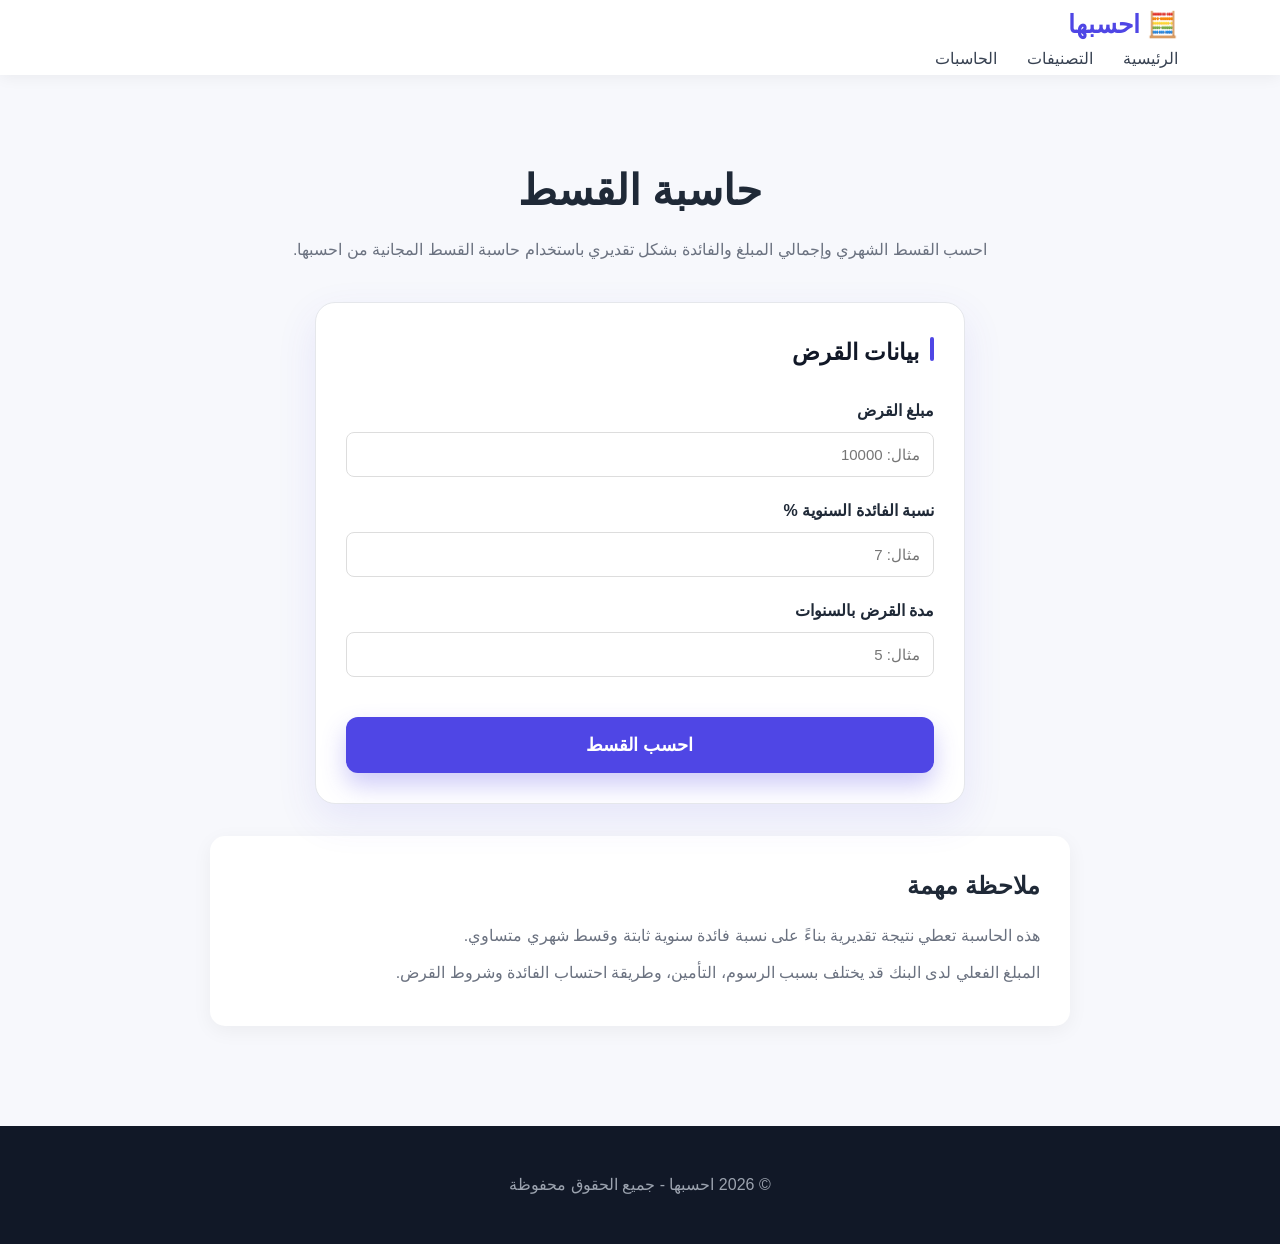
<file: loan.html>
<!DOCTYPE html>

<html lang="ar" dir="rtl">

<head>

<meta charset="UTF-8">

<meta name="viewport" content="width=device-width, initial-scale=1.0">

<!-- SEO -->
<title>حاسبة القسط | احسبها</title>

<meta name="description"
      content="احسب القسط الشهري وإجمالي مبلغ القرض والفائدة بشكل تقديري مع حاسبة القسط المجانية من احسبها. أدخل مبلغ القرض ونسبة الفائدة ومدة القرض.">

<meta name="robots" content="index, follow">

<link rel="canonical"
      href="https://ahsebha.github.io/ahsebha/loan.html">

<!-- Open Graph -->
<meta property="og:title"
      content="حاسبة القسط | احسبها">

<meta property="og:description"
      content="حاسبة مجانية لحساب القسط الشهري وإجمالي مبلغ القرض والفائدة بشكل تقديري.">

<meta property="og:url"
      content="https://ahsebha.github.io/ahsebha/loan.html">

<meta property="og:type"
      content="website">

<meta property="og:locale"
      content="ar_JO">

<link rel="stylesheet" href="style.css">

</head>

<body>

<header>

<div class="container nav-container">

    <div class="logo">
        🧮 احسبها
    </div>

    <nav aria-label="القائمة الرئيسية">

        <a href="index.html">
            الرئيسية
        </a>

        <a href="index.html#categories">
            التصنيفات
        </a>

        <a href="index.html#calculators">
            الحاسبات
        </a>

    </nav>

</div>

</header>

<main class="calculator-page">

<div class="container">

    <div class="calculator-heading">

        <h1>
            حاسبة القسط
        </h1>

        <p>
            احسب القسط الشهري وإجمالي المبلغ والفائدة بشكل تقديري
            باستخدام حاسبة القسط المجانية من احسبها.
        </p>

    </div>


    <div class="gpa-box loan-box">

        <h2>
            بيانات القرض
        </h2>


        <div class="input-group">

            <label for="loanAmount">
                مبلغ القرض
            </label>

            <input
                type="number"
                id="loanAmount"
                placeholder="مثال: 10000"
                min="0"
                step="0.01"
            >

        </div>


        <div class="input-group">

            <label for="annualRate">
                نسبة الفائدة السنوية %
            </label>

            <input
                type="number"
                id="annualRate"
                placeholder="مثال: 7"
                min="0"
                step="0.01"
            >

        </div>


        <div class="input-group">

            <label for="loanYears">
                مدة القرض بالسنوات
            </label>

            <input
                type="number"
                id="loanYears"
                placeholder="مثال: 5"
                min="1"
                step="1"
            >

        </div>


        <button
            class="calculate-button"
            onclick="calculateLoan()"
        >
            احسب القسط
        </button>


        <div
            id="loanResult"
            class="result"
            style="display:none;"
        ></div>

    </div>


    <!-- ملاحظة مهمة -->

    <div class="info-box">

        <h2>
            ملاحظة مهمة
        </h2>

        <p>
            هذه الحاسبة تعطي نتيجة تقديرية بناءً على نسبة فائدة سنوية
            ثابتة وقسط شهري متساوي.
        </p>

        <p>
            المبلغ الفعلي لدى البنك قد يختلف بسبب الرسوم،
            التأمين، وطريقة احتساب الفائدة وشروط القرض.
        </p>

    </div>

</div>

</main>

<footer>

<div class="container">

    <p>
        © 2026 احسبها - جميع الحقوق محفوظة
    </p>

</div>

</footer>

<script src="script.js"></script>

</body>

</html>
</file>
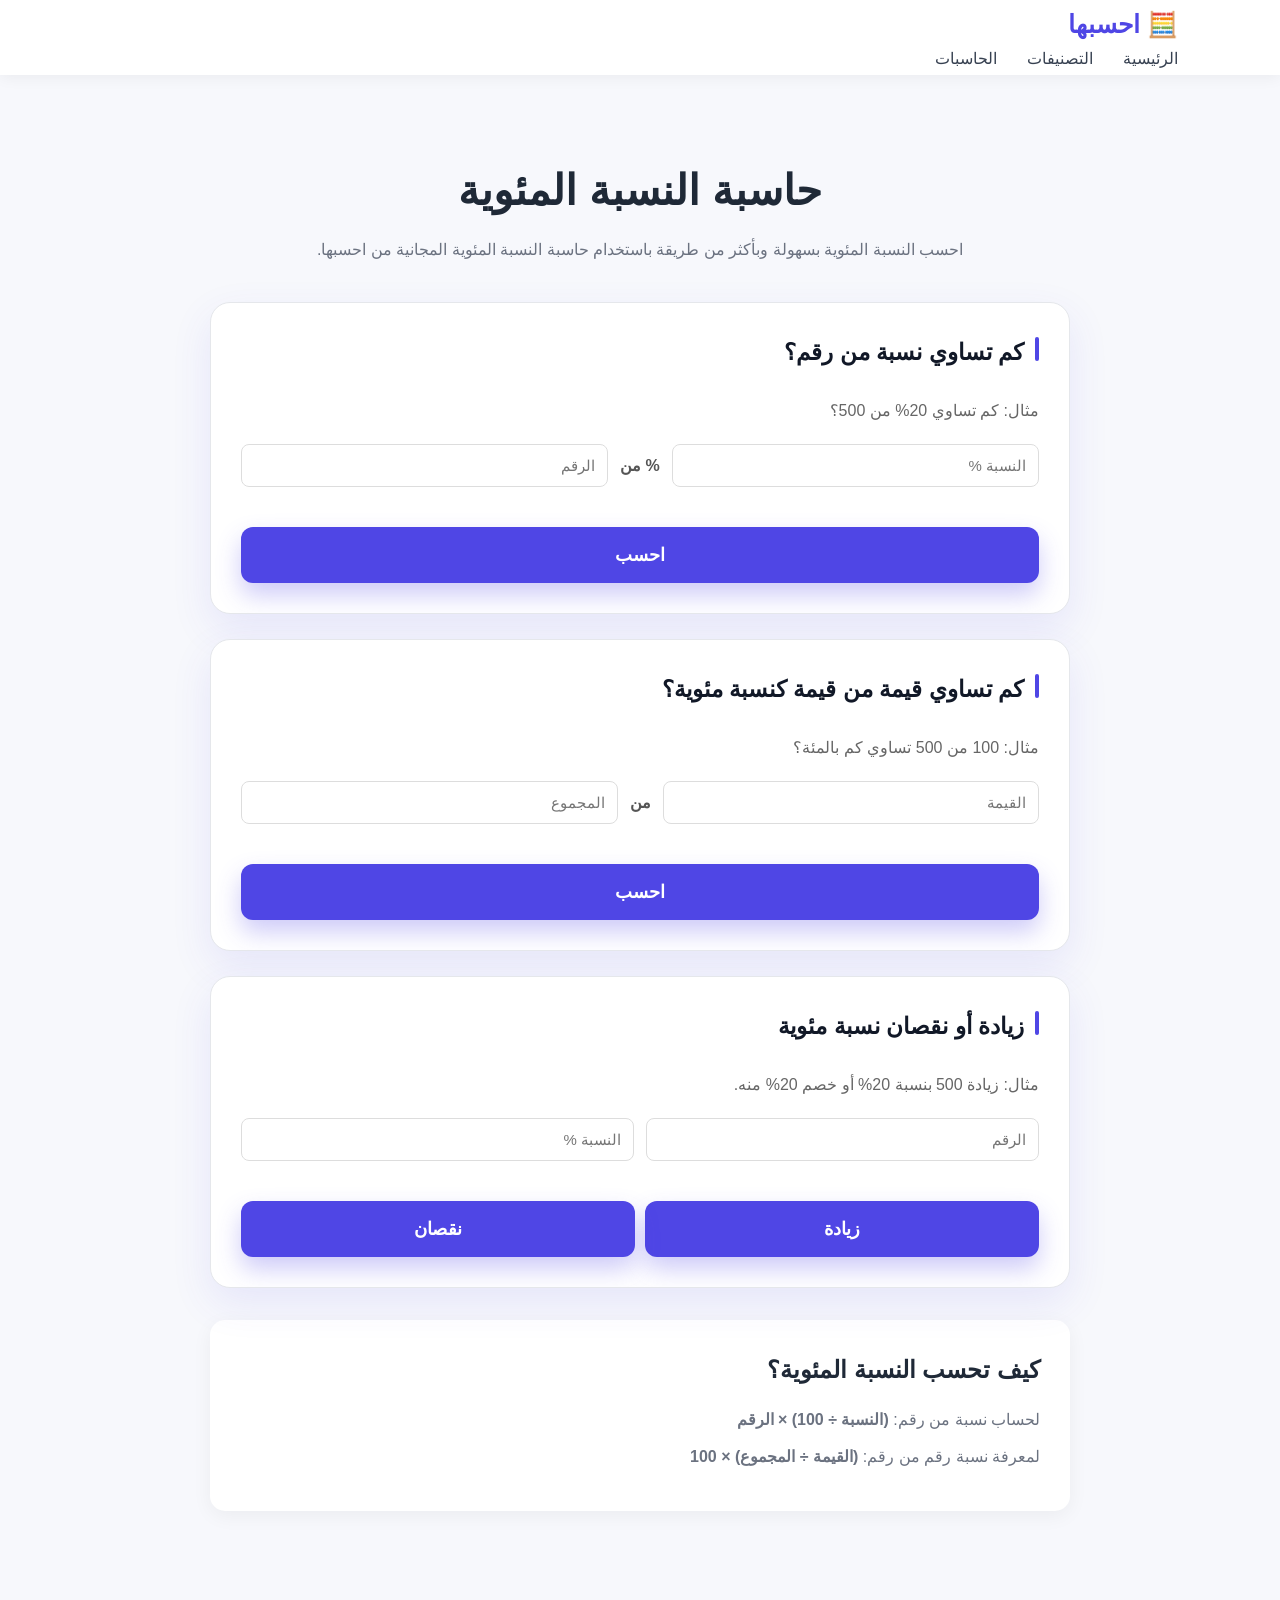
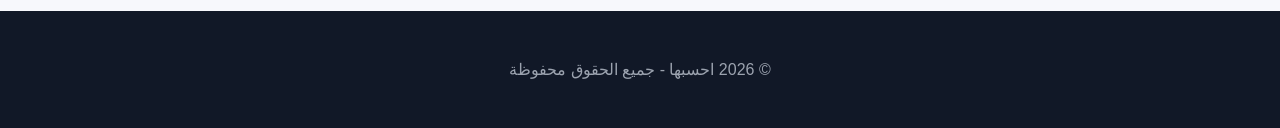
<file: percentage.html>
<!DOCTYPE html>

<html lang="ar" dir="rtl">

<head>

<meta charset="UTF-8">

<meta name="viewport" content="width=device-width, initial-scale=1.0">

<!-- SEO -->
<title>حاسبة النسبة المئوية | احسبها</title>

<meta name="description"
      content="احسب النسبة المئوية بسهولة مع حاسبة النسبة المئوية من احسبها. احسب نسبة من رقم، اعرف نسبة قيمة من قيمة، واحسب الزيادة أو النقصان بالنسبة المئوية.">

<meta name="robots" content="index, follow">

<link rel="canonical"
      href="https://ahsebha.github.io/ahsebha/percentage.html">

<!-- Open Graph -->
<meta property="og:title"
      content="حاسبة النسبة المئوية | احسبها">

<meta property="og:description"
      content="حاسبة مجانية لحساب النسبة المئوية والزيادة والنقصان بسهولة.">

<meta property="og:url"
      content="https://ahsebha.github.io/ahsebha/percentage.html">

<meta property="og:type"
      content="website">

<meta property="og:locale"
      content="ar_JO">

<link rel="stylesheet" href="style.css">

</head>

<body>

<header>

<div class="container nav-container">

    <div class="logo">
        🧮 احسبها
    </div>

    <nav aria-label="القائمة الرئيسية">

        <a href="index.html">
            الرئيسية
        </a>

        <a href="index.html#categories">
            التصنيفات
        </a>

        <a href="index.html#calculators">
            الحاسبات
        </a>

    </nav>

</div>

</header>

<main class="calculator-page">

<div class="container">

    <div class="calculator-heading">

        <h1>
            حاسبة النسبة المئوية
        </h1>

        <p>
            احسب النسبة المئوية بسهولة وبأكثر من طريقة
            باستخدام حاسبة النسبة المئوية المجانية من احسبها.
        </p>

    </div>


    <!-- النوع الأول -->

    <div class="gpa-box percentage-box">

        <h2>
            كم تساوي نسبة من رقم؟
        </h2>

        <p>
            مثال: كم تساوي 20% من 500؟
        </p>

        <div class="percentage-inputs">

            <input
                type="number"
                id="percent1"
                placeholder="النسبة %"
                step="0.01"
            >

            <span>% من</span>

            <input
                type="number"
                id="number1"
                placeholder="الرقم"
                step="0.01"
            >

        </div>

        <button
            class="calculate-button"
            onclick="calculatePercentOf()"
        >
            احسب
        </button>

        <div
            id="result1"
            class="result"
            style="display:none;"
        ></div>

    </div>


    <!-- النوع الثاني -->

    <div class="gpa-box percentage-box">

        <h2>
            كم تساوي قيمة من قيمة كنسبة مئوية؟
        </h2>

        <p>
            مثال: 100 من 500 تساوي كم بالمئة؟
        </p>

        <div class="percentage-inputs">

            <input
                type="number"
                id="value2"
                placeholder="القيمة"
                step="0.01"
            >

            <span>من</span>

            <input
                type="number"
                id="total2"
                placeholder="المجموع"
                step="0.01"
            >

        </div>

        <button
            class="calculate-button"
            onclick="calculateWhatPercent()"
        >
            احسب
        </button>

        <div
            id="result2"
            class="result"
            style="display:none;"
        ></div>

    </div>


    <!-- النوع الثالث -->

    <div class="gpa-box percentage-box">

        <h2>
            زيادة أو نقصان نسبة مئوية
        </h2>

        <p>
            مثال: زيادة 500 بنسبة 20% أو خصم 20% منه.
        </p>

        <div class="percentage-inputs">

            <input
                type="number"
                id="number3"
                placeholder="الرقم"
                step="0.01"
            >

            <input
                type="number"
                id="percent3"
                placeholder="النسبة %"
                step="0.01"
            >

        </div>

        <div class="percentage-buttons">

            <button
                class="calculate-button"
                onclick="increasePercent()"
            >
                زيادة
            </button>

            <button
                class="calculate-button"
                onclick="decreasePercent()"
            >
                نقصان
            </button>

        </div>

        <div
            id="result3"
            class="result"
            style="display:none;"
        ></div>

    </div>


    <!-- شرح الحاسبة -->

    <div class="info-box">

        <h2>
            كيف تحسب النسبة المئوية؟
        </h2>

        <p>
            لحساب نسبة من رقم:
            <strong>
                (النسبة ÷ 100) × الرقم
            </strong>
        </p>

        <p>
            لمعرفة نسبة رقم من رقم:
            <strong>
                (القيمة ÷ المجموع) × 100
            </strong>
        </p>

    </div>

</div>

</main>

<footer>

<div class="container">

    <p>
        © 2026 احسبها - جميع الحقوق محفوظة
    </p>

</div>

</footer>

<script src="script.js"></script>

</body>

</html>
</file>
<file: style.css>
* {
    margin: 0;
    padding: 0;
    box-sizing: border-box;
}

html {
    scroll-behavior: smooth;
}

body {
    font-family: Arial, sans-serif;
    background: #f7f8fc;
    color: #1f2937;
    line-height: 1.7;
}


/* =========================
   HEADER
========================= */

header {
    height: 75px;

    padding: 0 8%;

    background: white;

    display: flex;
    justify-content: space-between;
    align-items: center;

    position: sticky;
    top: 0;

    z-index: 1000;

    box-shadow: 0 2px 15px rgba(0, 0, 0, 0.06);
}

.logo {
    color: #4f46e5;

    font-size: 25px;

    font-weight: bold;

    text-decoration: none;
}

nav {
    display: flex;

    gap: 30px;
}

nav a {
    color: #374151;

    text-decoration: none;

    font-size: 16px;

    transition: 0.3s;
}

nav a:hover {
    color: #4f46e5;
}


/* =========================
   HERO
========================= */

.hero {
    min-height: 580px;

    display: flex;
    align-items: center;
    justify-content: center;

    text-align: center;

    padding: 70px 20px;

    background:
        radial-gradient(
            circle at top,
            #eef2ff,
            #f7f8fc 65%
        );
}

.hero-content {
    max-width: 750px;
}

.hero-small {
    color: #4f46e5;

    font-weight: bold;

    font-size: 17px;
}

.hero h1 {
    font-size: 65px;

    line-height: 1.2;

    margin: 20px 0;
}

.hero h1 strong {
    color: #4f46e5;
}

.hero p {
    color: #6b7280;

    font-size: 20px;

    max-width: 600px;

    margin: 0 auto 35px;
}

.main-button {
    display: inline-block;

    background: #4f46e5;

    color: white;

    padding: 15px 38px;

    border-radius: 10px;

    text-decoration: none;

    font-size: 18px;

    font-weight: bold;

    transition: 0.3s;
}

.main-button:hover {
    transform: translateY(-3px);

    background: #4338ca;
}


/* =========================
   SECTION TITLE
========================= */

section {
    scroll-margin-top: 90px;
}

.categories,
.calculators {
    padding: 90px 7%;
}

.section-title {
    text-align: center;

    margin-bottom: 50px;
}

.section-title span {
    color: #4f46e5;

    font-weight: bold;

    font-size: 15px;
}

.section-title h2 {
    font-size: 38px;

    margin: 8px 0;
}

.section-title p {
    color: #6b7280;
}


/* =========================
   CATEGORIES
========================= */

.category-grid {
    max-width: 1100px;

    margin: auto;

    display: grid;

    grid-template-columns:
        repeat(auto-fit, minmax(220px, 1fr));

    gap: 25px;
}

.category-card {
    background: white;

    padding: 30px;

    border-radius: 18px;

    text-decoration: none;

    color: #1f2937;

    box-shadow:
        0 5px 20px rgba(0, 0, 0, 0.06);

    transition: 0.3s;
}

.category-card:hover {
    transform: translateY(-7px);

    box-shadow:
        0 12px 30px rgba(0, 0, 0, 0.1);
}

.category-icon {
    font-size: 42px;

    margin-bottom: 15px;
}

.category-card h3 {
    font-size: 23px;

    margin-bottom: 7px;
}

.category-card p {
    color: #6b7280;

    font-size: 15px;
}


/* =========================
   CALCULATORS
========================= */

.calculators {
    background: white;
}

.calculator-grid {
    max-width: 1100px;

    margin: auto;

    display: grid;

    grid-template-columns:
        repeat(auto-fit, minmax(320px, 1fr));

    gap: 25px;
}

.calculator-card {
    display: flex;

    gap: 20px;

    align-items: flex-start;

    padding: 25px;

    background: #f8f9ff;

    border: 1px solid #e5e7eb;

    border-radius: 18px;

    transition: 0.3s;
}

.calculator-card:hover {
    transform: translateY(-5px);

    border-color: #c7d2fe;
}

.calculator-icon {
    font-size: 38px;

    min-width: 55px;

    text-align: center;
}

.calculator-card h3 {
    font-size: 20px;

    margin-bottom: 5px;
}

.calculator-card p {
    color: #6b7280;

    font-size: 14px;

    margin-bottom: 15px;
}

.calculator-card button {
    border: none;

    background: #4f46e5;

    color: white;

    padding: 9px 18px;

    border-radius: 8px;

    cursor: pointer;

    font-size: 14px;

    font-weight: bold;
}

.calculator-card button:hover {
    background: #4338ca;
}


/* =========================
   CTA
========================= */

.cta {
    padding: 80px 20px;

    text-align: center;

    background: #eef2ff;
}

.cta h2 {
    font-size: 32px;

    margin-bottom: 10px;
}

.cta p {
    color: #6b7280;

    margin-bottom: 25px;
}

.cta a {
    display: inline-block;

    background: #4f46e5;

    color: white;

    padding: 13px 30px;

    border-radius: 9px;

    text-decoration: none;

    font-weight: bold;
}


/* =========================
   FOOTER
========================= */

footer {
    background: #111827;

    color: white;

    text-align: center;

    padding: 45px 20px;
}

.footer-logo {
    font-size: 25px;

    font-weight: bold;

    margin-bottom: 8px;
}

footer p {
    color: #9ca3af;
}

.copyright {
    margin-top: 25px;

    font-size: 13px;
}


/* =========================
   MOBILE
========================= */

@media (max-width: 650px) {

    header {
        padding: 0 5%;
    }

    nav {
        gap: 12px;
    }

    nav a {
        font-size: 13px;
    }

    .hero h1 {
        font-size: 45px;
    }

    .hero p {
        font-size: 17px;
    }

    .section-title h2 {
        font-size: 30px;
    }

    .calculator-grid {
        grid-template-columns: 1fr;
    }

    .calculator-card {
        padding: 20px;
    }
}

/* =========================
   GPA CALCULATOR
========================= */

.calculator-page {

    max-width: 900px;

    margin: auto;

    padding: 70px 20px 100px;
}

.calculator-heading {

    text-align: center;

    margin-bottom: 40px;
}

.calculator-heading span {

    color: #4f46e5;

    font-weight: bold;
}

.calculator-heading h1 {

    font-size: 42px;

    margin: 10px 0;
}

.calculator-heading p {

    color: #6b7280;
}


/* Calculator Box */

.gpa-box {

    background: white;

    padding: 30px;

    border-radius: 20px;

    box-shadow:
        0 8px 30px rgba(0, 0, 0, 0.08);
}

.gpa-header {

    display: flex;

    justify-content: space-between;

    align-items: center;

    margin-bottom: 25px;
}

.gpa-header h2 {

    font-size: 24px;
}


/* Add Subject */

.add-button {

    border: none;

    background: #eef2ff;

    color: #4f46e5;

    padding: 10px 16px;

    border-radius: 8px;

    cursor: pointer;

    font-weight: bold;
}

.add-button:hover {

    background: #e0e7ff;
}


/* Subject */

.subject-row {

    display: grid;

    grid-template-columns:
        2fr 1fr 1fr 45px;

    gap: 10px;

    margin-bottom: 12px;
}

.subject-row input {

    width: 100%;

    padding: 13px;

    border: 1px solid #d1d5db;

    border-radius: 8px;

    outline: none;

    font-size: 15px;
}

.subject-row input:focus {

    border-color: #4f46e5;
}


/* Delete */

.delete-button {

    border: none;

    background: #fee2e2;

    color: #dc2626;

    border-radius: 8px;

    font-size: 22px;

    cursor: pointer;
}

.delete-button:hover {

    background: #fecaca;
}


/* Calculate */

.calculate-button {

    width: 100%;

    border: none;

    background: #4f46e5;

    color: white;

    padding: 15px;

    margin-top: 15px;

    border-radius: 10px;

    cursor: pointer;

    font-size: 17px;

    font-weight: bold;

    transition: 0.3s;
}

.calculate-button:hover {

    background: #4338ca;

    transform: translateY(-2px);
}


/* Result */

.result {

    margin-top: 30px;

    padding: 30px;

    background: #eef2ff;

    border-radius: 15px;

    text-align: center;
}

.result span {

    display: block;

    color: #6b7280;

    margin-bottom: 5px;
}

.result strong {

    display: block;

    color: #4f46e5;

    font-size: 55px;

    line-height: 1.2;
}

.result p {

    margin-top: 10px;

    font-weight: bold;
}


/* Info */

.info-box {

    background: white;

    margin-top: 30px;

    padding: 30px;

    border-radius: 15px;

    box-shadow:
        0 5px 20px rgba(0, 0, 0, 0.05);
}

.info-box h2 {

    margin-bottom: 15px;
}

.info-box p {

    color: #6b7280;

    margin-bottom: 10px;
}


/* Mobile */

@media (max-width: 600px) {

    .calculator-heading h1 {

        font-size: 32px;
    }

    .gpa-box {

        padding: 20px;
    }

    .gpa-header {

        align-items: flex-start;

        gap: 15px;

        flex-direction: column;
    }

    .subject-row {

        grid-template-columns: 1fr 1fr;

    }

    .subject-name {

        grid-column: 1 / 3;
    }

    .delete-button {

        height: 45px;
    }
}

.calculator-link {
    display: inline-block;
    background: #4f46e5;
    color: white;
    padding: 9px 18px;
    border-radius: 8px;
    text-decoration: none;
    font-size: 14px;
    font-weight: bold;
}

.calculator-link:hover {
    background: #4338ca;
}

.percentage-box {
    margin-bottom: 25px;
}

.percentage-box p {
    color: #666;
    margin-bottom: 20px;
}

.percentage-inputs {
    display: flex;
    align-items: center;
    gap: 12px;
    margin-bottom: 20px;
}

.percentage-inputs input {
    flex: 1;
    padding: 12px;
    border: 1px solid #ddd;
    border-radius: 8px;
    font-size: 15px;
    outline: none;
}

.percentage-inputs input:focus {
    border-color: #4f46e5;
}

.percentage-inputs span {
    font-weight: bold;
    color: #555;
}

.percentage-buttons {
    display: flex;
    gap: 10px;
}

.percentage-buttons .calculate-button {
    flex: 1;
}

@media (max-width: 600px) {

    .percentage-inputs {
        flex-direction: column;
        align-items: stretch;
    }

    .percentage-inputs span {
        text-align: center;
    }

    .percentage-buttons {
        flex-direction: column;
    }

}

.discount-box {
    max-width: 650px;
    margin: 0 auto 25px;
}

.discount-box .input-group {
    margin-bottom: 20px;
}

.discount-box label {
    display: block;
    margin-bottom: 8px;
    font-weight: bold;
}

.discount-box input {
    width: 100%;
    box-sizing: border-box;
    padding: 13px;
    border: 1px solid #ddd;
    border-radius: 8px;
    font-size: 15px;
    outline: none;
}

.discount-box input:focus {
    border-color: #4f46e5;
}


.loan-box {
    max-width: 650px;
    margin: 0 auto 25px;
}

.loan-box .input-group {
    margin-bottom: 20px;
}

.loan-box label {
    display: block;
    margin-bottom: 8px;
    font-weight: bold;
}

.loan-box input {
    width: 100%;
    box-sizing: border-box;
    padding: 13px;
    border: 1px solid #ddd;
    border-radius: 8px;
    font-size: 15px;
    outline: none;
}

.loan-box input:focus {
    border-color: #4f46e5;
}


.age-box {
    max-width: 650px;
    margin: 0 auto 25px;
}

.age-box .input-group {
    margin-bottom: 20px;
}

.age-box label {
    display: block;
    margin-bottom: 8px;
    font-weight: bold;
}

.age-box input {
    width: 100%;
    box-sizing: border-box;
    padding: 13px;
    border: 1px solid #ddd;
    border-radius: 8px;
    font-size: 15px;
    outline: none;
}

.age-box input:focus {
    border-color: #4f46e5;
}

.fuel-box {
    max-width: 650px;
    margin: 0 auto 25px;
}

.fuel-box .input-group {
    margin-bottom: 20px;
}

.fuel-box label {
    display: block;
    margin-bottom: 8px;
    font-weight: bold;
}

.fuel-box input {
    width: 100%;
    box-sizing: border-box;
    padding: 13px;
    border: 1px solid #ddd;
    border-radius: 8px;
    font-size: 15px;
    outline: none;
}

.fuel-box input:focus {
    border-color: #4f46e5;
}

/* =========================================
PREMIUM GPA CALCULATOR
========================================= */

.gpa-box {
border: 1px solid #e5e7eb;
position: relative;
overflow: hidden;
transition: 0.3s ease;
}

.gpa-box {
box-shadow: 0 15px 40px rgba(79, 70, 229, 0.10);
transform: translateY(-2px);
}

.gpa-box h2 {
color: #111827;
font-size: 23px;
margin-bottom: 25px;
position: relative;
padding-right: 15px;
}

.gpa-box h2::before {
content: "";
position: absolute;
right: 0;
top: 4px;
width: 4px;
height: 24px;
background: #4f46e5;
border-radius: 10px;
}

/* =========================
PREVIOUS DATA
========================= */

.previous-data {
display: grid;
grid-template-columns: repeat(2, 1fr);
gap: 20px;
}

.previous-data .input-group {
background: #f8f9ff;
padding: 20px;
border: 1px solid #e5e7eb;
border-radius: 15px;
}

.previous-data label {
display: block;
font-weight: bold;
color: #374151;
margin-bottom: 10px;
}

.previous-data input {
width: 100%;
padding: 15px;
border: 2px solid #e5e7eb;
border-radius: 11px;
background: white;
outline: none;
font-size: 17px;
transition: 0.25s;
}

.previous-data input {
border-color: #4f46e5;
box-shadow: 0 0 0 4px rgba(79, 70, 229, 0.10);
}

/* =========================
SUBJECTS AREA
========================= */

#subjects {
display: flex;
flex-direction: column;
gap: 12px;
}

.subject-row {
background: #f8f9ff;
border: 1px solid #e5e7eb;
padding: 12px;
border-radius: 14px;
margin-bottom: 0;
transition: 0.25s;
}

.subject-row {
border-color: #c7d2fe;
box-shadow: 0 5px 18px rgba(0, 0, 0, 0.04);
}

.subject-row input {
background: white;
border: 2px solid #e5e7eb;
border-radius: 10px;
padding: 13px;
transition: 0.25s;
}

.subject-row input {
border-color: #4f46e5;
box-shadow: 0 0 0 4px rgba(79, 70, 229, 0.08);
}

/* =========================
DELETE BUTTON
========================= */

.delete-button {
transition: 0.2s;
font-size: 16px;
font-weight: bold;
}

.delete-button {
transform: scale(1.04);
}

/* =========================
ADD SUBJECT
========================= */

.add-button {
margin-top: 20px;
padding: 13px 20px;
border: 2px dashed #c7d2fe;
background: #f8f9ff;
border-radius: 12px;
font-size: 15px;
transition: 0.25s;
}

.add-button {
background: #eef2ff;
border-color: #818cf8;
transform: translateY(-1px);
}

/* =========================
CALCULATE BUTTON
========================= */

.gpa-box .calculate-button {
margin-top: 20px;
padding: 17px;
border-radius: 12px;
font-size: 18px;
box-shadow: 0 8px 20px rgba(79, 70, 229, 0.20);
}

.gpa-box .calculate-button {
box-shadow: 0 12px 25px rgba(79, 70, 229, 0.28);
}

/* =========================
GPA RESULT
========================= */

.gpa-box .result {
margin-top: 25px;
padding: 35px 25px;
border: 1px solid #c7d2fe;
background: linear-gradient(135deg, #eef2ff, #f8f9ff);
border-radius: 18px;
}

.gpa-box .result span {
font-size: 16px;
font-weight: bold;
color: #6b7280;
}

.gpa-box .result strong {
font-size: 64px;
font-weight: 800;
margin: 8px 0;
}

.gpa-box .result p {
color: #374151;
font-size: 15px;
}

/* =========================
GPA MOBILE
========================= */

@media (max-width: 600px) {

.previous-data {
    grid-template-columns: 1fr;
    gap: 12px;
}

.previous-data .input-group {
    padding: 16px;
}

.subject-row {
    grid-template-columns: 1fr 1fr;
    padding: 12px;
}

.subject-name {
    grid-column: 1 / 3;
}

.subject-hours,
.subject-grade {
    width: 100%;
}

.delete-button {
    grid-column: 1 / 3;
    height: 42px;
}

.gpa-box .result strong {
    font-size: 50px;
}

}

/* ========================================= PREMIUM HOME PAGE ========================================= */ /* خلفية الصفحة الرئيسية */ 
body { background: #f7f8fc; } /* HERO الرئيسي */ .hero { position: relative; min-height: 620px; overflow: hidden; background: radial-gradient(circle at 15% 20%, rgba(129, 140, 248, 0.35), transparent 35%), radial-gradient(circle at 85% 75%, rgba(99, 102, 241, 0.28), transparent 35%), linear-gradient(135deg, #eef2ff 0%, #ffffff 45%, #e0e7ff 100%); } /* دوائر ديكورية بالخلفية */ .hero::before { content: ""; position: absolute; width: 320px; height: 320px; border-radius: 50%; background: rgba(99, 102, 241, 0.10); top: -120px; right: -80px; } .hero::after { content: ""; position: absolute; width: 250px; height: 250px; border-radius: 50%; background: rgba(129, 140, 248, 0.12); bottom: -100px; left: -60px; } /* محتوى الـHero */ .hero-content { position: relative; z-index: 2; } /* النص الصغير */ .hero-small { display: inline-block; background: rgba(255, 255, 255, 0.75); padding: 8px 18px; border-radius: 30px; color: #4f46e5; font-size: 16px; box-shadow: 0 5px 20px rgba(79, 70, 229, 0.08); } /* العنوان */ .hero h1 { font-size: 68px; font-weight: 800; letter-spacing: -1px; color: #111827; margin: 25px 0 20px; } .hero h1 strong { color: #4f46e5; } /* الوصف */ .hero p { color: #4b5563; font-size: 20px; line-height: 1.9; } /* الزر الرئيسي */ .main-button { background: linear-gradient(135deg, #4f46e5, #6366f1); padding: 16px 42px; border-radius: 12px; box-shadow: 0 10px 25px rgba(79, 70, 229, 0.25); transition: 0.3s ease; } .main-button:hover { background: linear-gradient(135deg, #4338ca, #4f46e5); transform: translateY(-4px); box-shadow: 0 15px 30px rgba(79, 70, 229, 0.35); } /* الأقسام */ .categories { background: #ffffff; } /* عنوان الأقسام */ .section-title h2 { color: #111827; } .section-title span { display: inline-block; background: #eef2ff; padding: 5px 14px; border-radius: 20px; } /* كروت التصنيفات */ .category-card { border: 1px solid #eef2ff; box-shadow: 0 8px 30px rgba(0, 0, 0, 0.05); transition: 0.3s ease; } .category-card:hover { transform: translateY(-8px); border-color: #c7d2fe; box-shadow: 0 18px 40px rgba(79, 70, 229, 0.12); } /* أيقونات التصنيفات */ .category-icon { width: 70px; height: 70px; display: flex; align-items: center; justify-content: center; background: #eef2ff; border-radius: 18px; font-size: 38px; margin-bottom: 18px; } /* قسم الحاسبات */ .calculators { background: linear-gradient(180deg, #f8f9ff 0%, #ffffff 100%); } /* كروت الحاسبات */ .calculator-card { background: white; border: 1px solid #e5e7eb; box-shadow: 0 6px 25px rgba(0, 0, 0, 0.04); transition: 0.3s ease; } .calculator-card:hover { transform: translateY(-7px); border-color: #c7d2fe; box-shadow: 0 15px 35px rgba(79, 70, 229, 0.10); } /* أيقونة الحاسبة */ .calculator-icon { width: 58px; height: 58px; display: flex; align-items: center; justify-content: center; background: #eef2ff; border-radius: 15px; font-size: 32px; } /* زر الحاسبة */ .calculator-card button, .calculator-link { background: linear-gradient(135deg, #4f46e5, #6366f1); transition: 0.3s ease; } .calculator-card button:hover, .calculator-link:hover { background: linear-gradient(135deg, #4338ca, #4f46e5); transform: translateY(-2px); } /* CTA */ .cta { position: relative; overflow: hidden; background: radial-gradient(circle at 20% 50%, rgba(129, 140, 248, 0.25), transparent 30%), radial-gradient(circle at 80% 50%, rgba(99, 102, 241, 0.25), transparent 30%), linear-gradient(135deg, #eef2ff, #e0e7ff); } .cta h2 { color: #111827; } /* موبايل */ @media (max-width: 650px) { .hero { min-height: 560px; padding: 60px 20px; } .hero h1 { font-size: 46px; } .hero p { font-size: 17px; } .hero-small { font-size: 14px; } }
</file>
